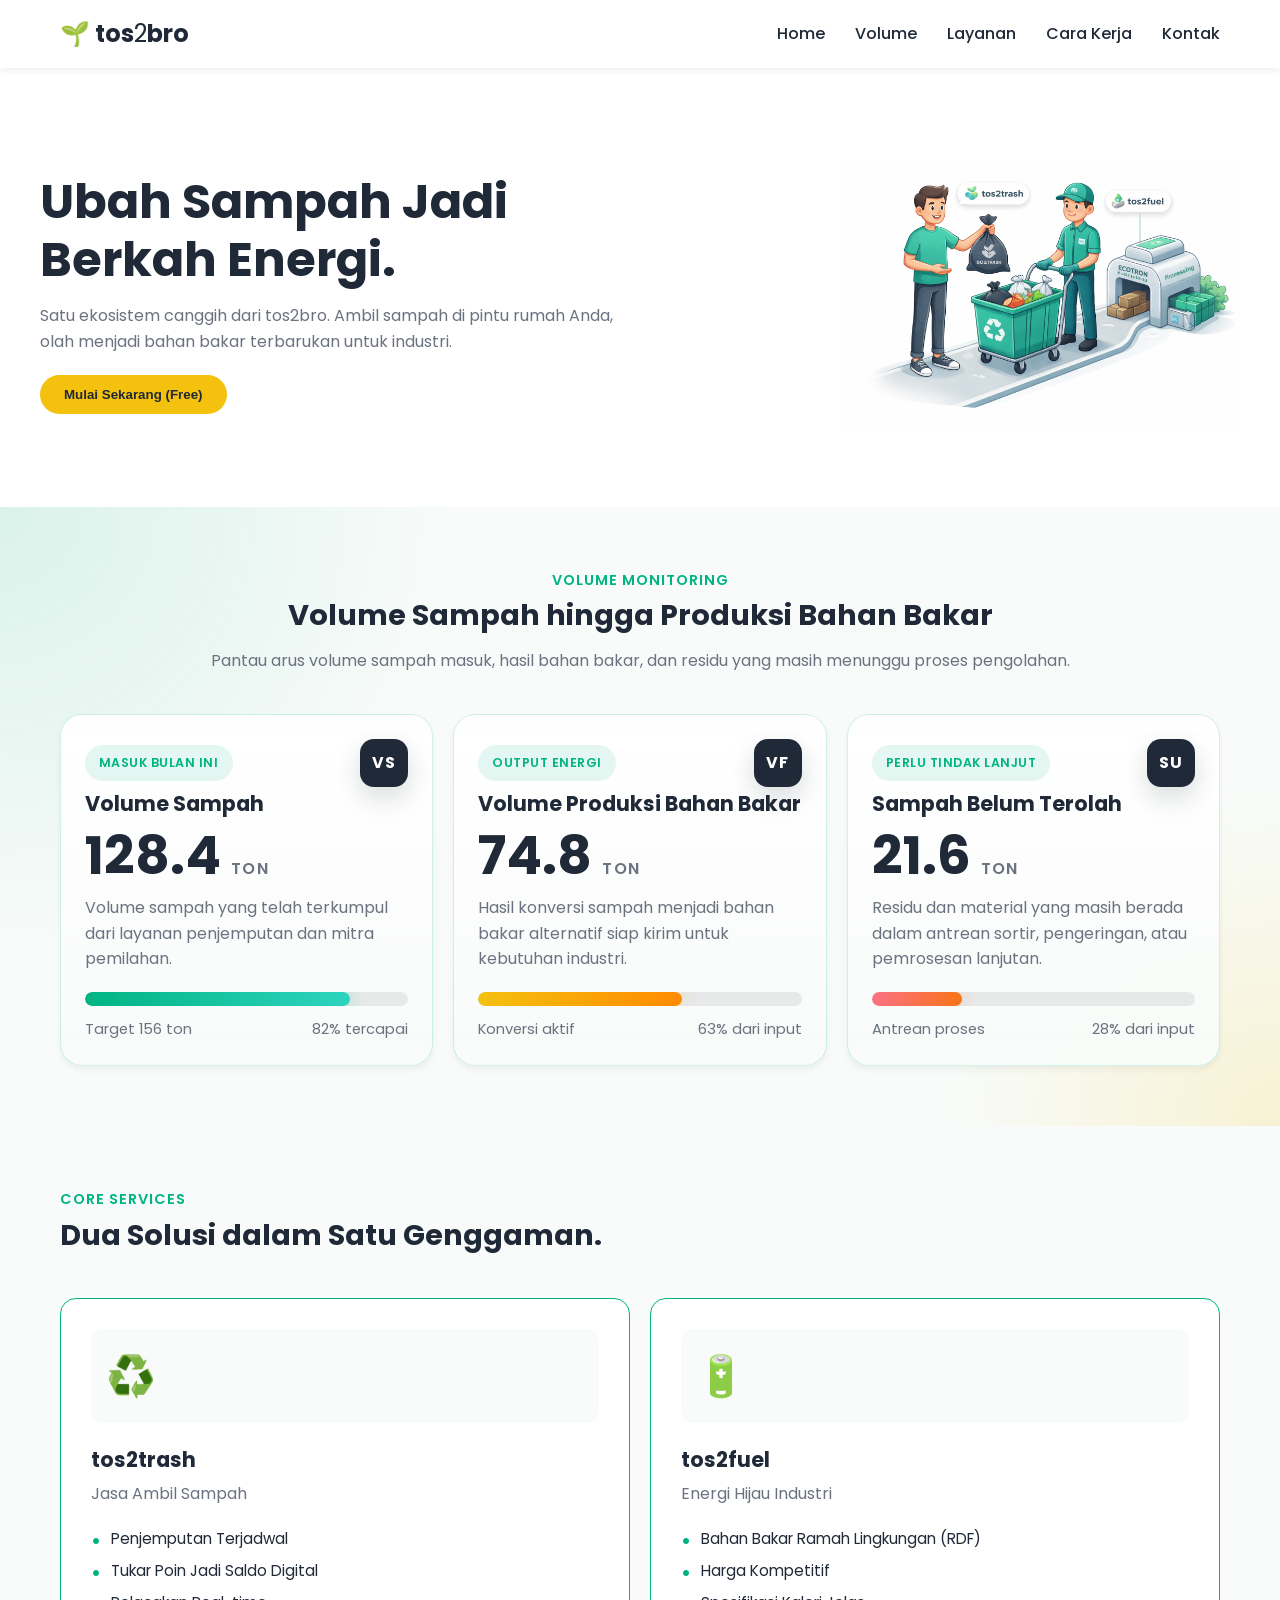
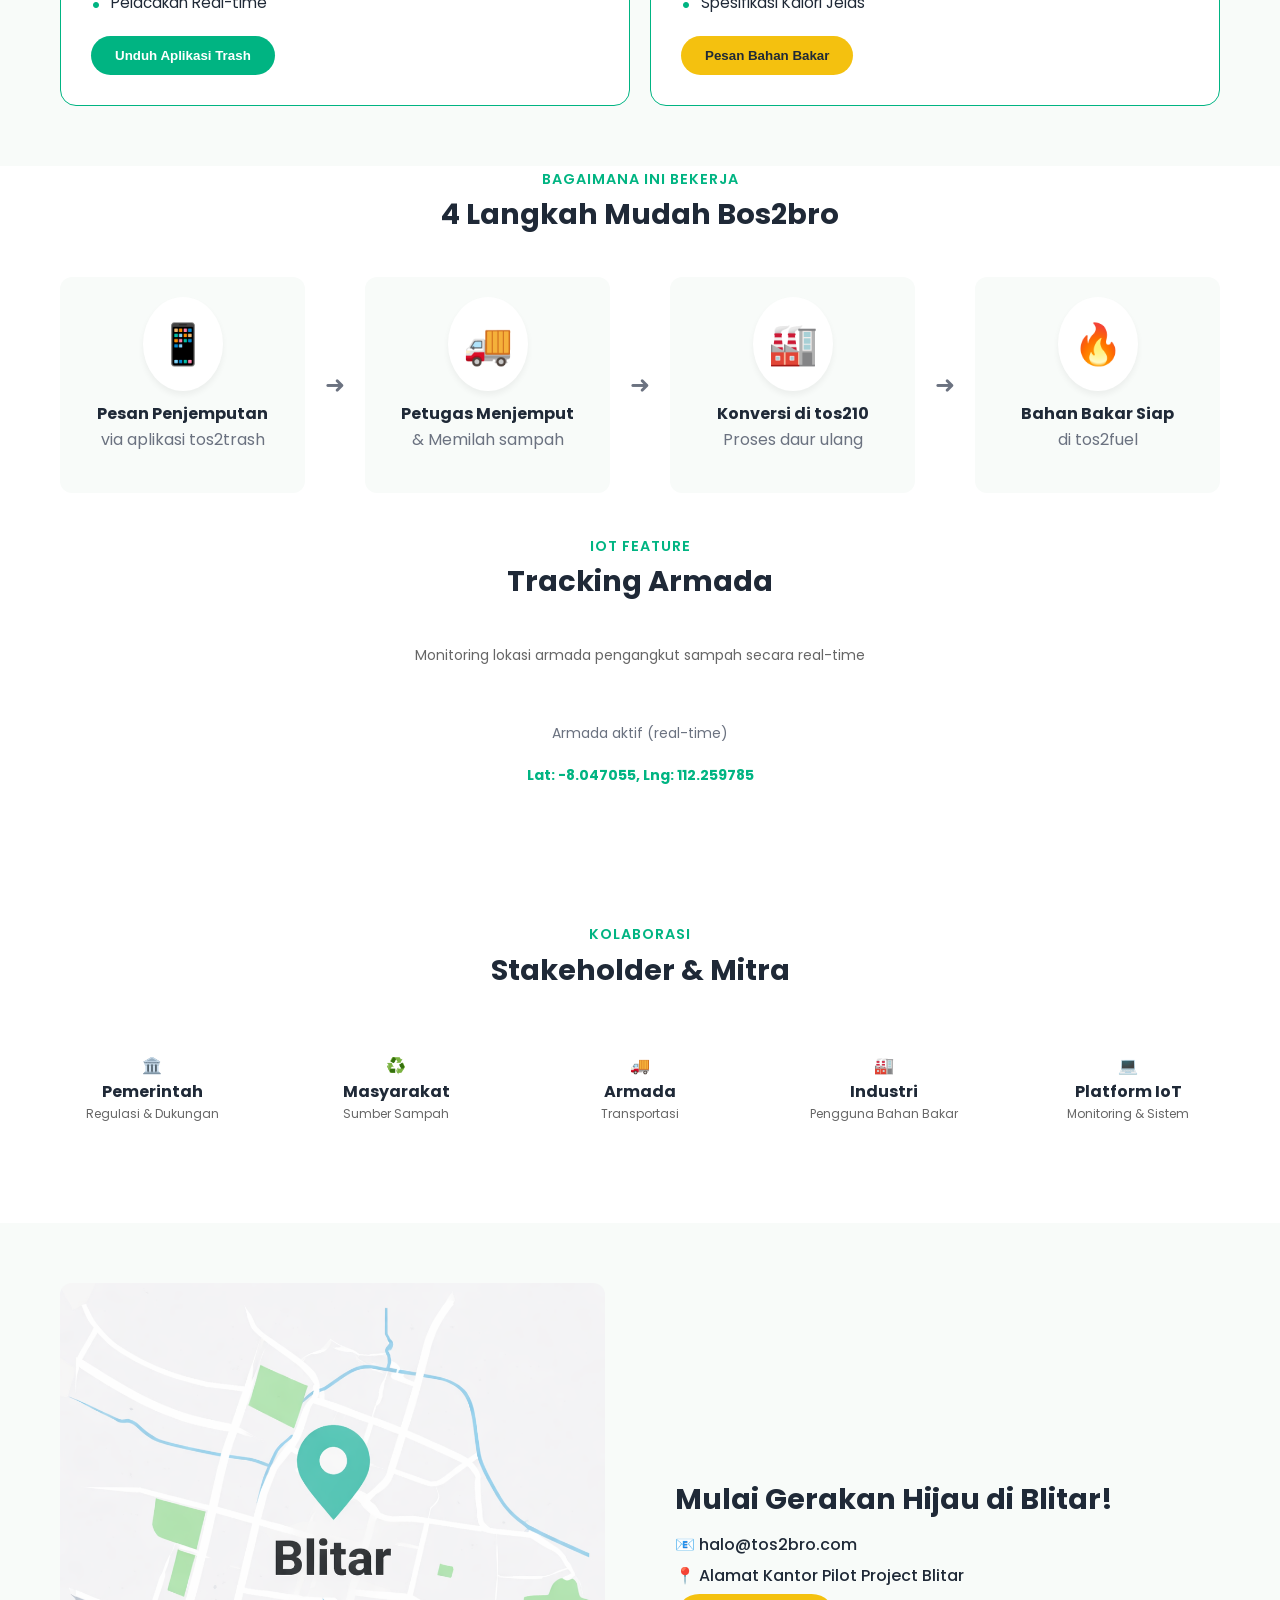
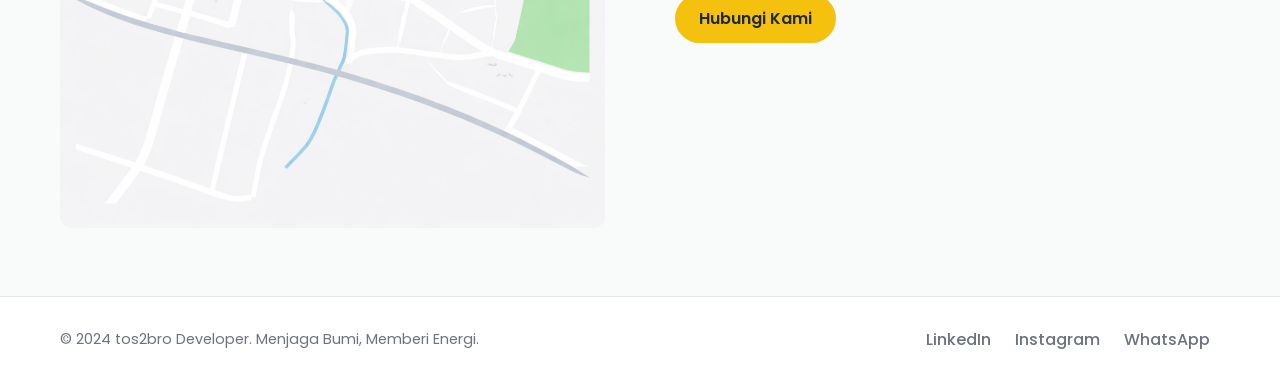
<file: index.html>
<!DOCTYPE html>
<html lang="id">

<head>
    <meta charset="UTF-8">
    <meta name="viewport" content="width=device-width, initial-scale=1.0">
    <title>tos2bro - Ubah Sampah Jadi Energi</title>
    <link href="https://fonts.googleapis.com/css2?family=Poppins:wght@300;400;500;600;700&display=swap"
        rel="stylesheet">
    <link rel="stylesheet" href="style.css">
</head>

<body>

    <header class="navbar">
        <div class="container nav-container">
            <div class="logo">
                <span style="color: var(--primary); font-size: 1.5rem;">&#127793;</span> tos<span>2</span>bro
            </div>
            <ul class="nav-links">
                <li><a href="#home">Home</a></li>
                <li><a href="#volume">Volume</a></li>
                <li><a href="#services">Layanan</a></li>
                <li><a href="#how-it-works">Cara Kerja</a></li>
                <li><a href="#contact">Kontak</a></li>
            </ul>
            <div class="hamburger">
                <div class="line"></div>
                <div class="line"></div>
                <div class="line"></div>
            </div>
        </div>
    </header>

    <section id="home" class="hero container fade-in">
        <div class="hero-content">
            <h1>Ubah Sampah Jadi Berkah Energi.</h1>
            <p>Satu ekosistem canggih dari tos2bro. Ambil sampah di pintu rumah Anda, olah menjadi bahan bakar
                terbarukan untuk industri.</p>
            <button class="btn btn-primary action-btn">Mulai Sekarang (Free)</button>
        </div>
        <div class="hero-image">
            <img src="assets/images/gambar sampul.png" alt="Ilustrasi tos2bro"
                onerror="this.src='https://via.placeholder.com/500x400/e6f7f2/00b482?text=Ilustrasi+Hero'">
        </div>
    </section>

    <section id="volume" class="volume-section section-bg">
        <div class="container fade-in">
            <div class="section-header text-center">
                <span class="subtitle">Volume Monitoring</span>
                <h2>Volume Sampah hingga Produksi Bahan Bakar</h2>
                <p>Pantau arus volume sampah masuk, hasil bahan bakar, dan residu yang masih menunggu proses pengolahan.
                </p>
            </div>

            <div class="volume-grid">
                <article class="volume-card">
                    <div class="volume-card-head">
                        <span class="volume-badge">Masuk Bulan Ini</span>
                        <span class="volume-symbol">VS</span>
                    </div>
                    <h3>Volume Sampah</h3>
                    <div class="volume-value">
                        <span class="counter" data-target="128.4" data-decimals="1">0</span>
                        <span class="volume-unit">ton</span>
                    </div>
                    <p>Volume sampah yang telah terkumpul dari layanan penjemputan dan mitra pemilahan.</p>
                    <div class="volume-meter" aria-hidden="true">
                        <div class="volume-fill" data-fill="82"></div>
                    </div>
                    <div class="volume-meta">
                        <span>Target 156 ton</span>
                        <span>82% tercapai</span>
                    </div>
                </article>

                <article class="volume-card">
                    <div class="volume-card-head">
                        <span class="volume-badge">Output Energi</span>
                        <span class="volume-symbol">VF</span>
                    </div>
                    <h3>Volume Produksi Bahan Bakar</h3>
                    <div class="volume-value">
                        <span class="counter" data-target="74.8" data-decimals="1">0</span>
                        <span class="volume-unit">ton</span>
                    </div>
                    <p>Hasil konversi sampah menjadi bahan bakar alternatif siap kirim untuk kebutuhan industri.</p>
                    <div class="volume-meter" aria-hidden="true">
                        <div class="volume-fill volume-fill-fuel" data-fill="63"></div>
                    </div>
                    <div class="volume-meta">
                        <span>Konversi aktif</span>
                        <span>63% dari input</span>
                    </div>
                </article>

                <article class="volume-card">
                    <div class="volume-card-head">
                        <span class="volume-badge">Perlu Tindak Lanjut</span>
                        <span class="volume-symbol">SU</span>
                    </div>
                    <h3>Sampah Belum Terolah</h3>
                    <div class="volume-value">
                        <span class="counter" data-target="21.6" data-decimals="1">0</span>
                        <span class="volume-unit">ton</span>
                    </div>
                    <p>Residu dan material yang masih berada dalam antrean sortir, pengeringan, atau pemrosesan
                        lanjutan.</p>
                    <div class="volume-meter" aria-hidden="true">
                        <div class="volume-fill volume-fill-pending" data-fill="28"></div>
                    </div>
                    <div class="volume-meta">
                        <span>Antrean proses</span>
                        <span>28% dari input</span>
                    </div>
                </article>
            </div>
        </div>
    </section>

    <section id="services" class="services section-bg">
        <div class="container fade-in">
            <div class="section-header">
                <span class="subtitle">Core Services</span>
                <h2>Dua Solusi dalam Satu Genggaman.</h2>
            </div>

            <div class="services-grid">
                <div class="service-card">
                    <div class="card-icon">&#9851;&#65039;</div>
                    <div class="card-content">
                        <h3>tos2trash</h3>
                        <p class="card-subtitle">Jasa Ambil Sampah</p>
                        <ul>
                            <li>Penjemputan Terjadwal</li>
                            <li>Tukar Poin Jadi Saldo Digital</li>
                            <li>Pelacakan Real-time</li>
                        </ul>
                        <button class="btn btn-outline action-btn">Unduh Aplikasi Trash</button>
                    </div>
                </div>

                <div class="service-card">
                    <div class="card-icon">&#128267;</div>
                    <div class="card-content">
                        <h3>tos2fuel</h3>
                        <p class="card-subtitle">Energi Hijau Industri</p>
                        <ul>
                            <li>Bahan Bakar Ramah Lingkungan (RDF)</li>
                            <li>Harga Kompetitif</li>
                            <li>Spesifikasi Kalori Jelas</li>
                        </ul>
                        <button class="btn btn-primary action-btn">Pesan Bahan Bakar</button>
                    </div>
                </div>
            </div>
        </div>
    </section>

    <section id="how-it-works" class="steps-section container fade-in">
        <div class="section-header text-center">
            <span class="subtitle">Bagaimana Ini Bekerja</span>
            <h2>4 Langkah Mudah Bos2bro</h2>
        </div>

        <div class="steps-grid">
            <div class="step-item">
                <div class="step-icon">&#128241;</div>
                <h4>Pesan Penjemputan</h4>
                <p>via aplikasi tos2trash</p>
            </div>
            <div class="step-arrow">&#10140;</div>
            <div class="step-item">
                <div class="step-icon">&#128666;</div>
                <h4>Petugas Menjemput</h4>
                <p>&amp; Memilah sampah</p>
            </div>
            <div class="step-arrow">&#10140;</div>
            <div class="step-item">
                <div class="step-icon">&#127981;</div>
                <h4>Konversi di tos210</h4>
                <p>Proses daur ulang</p>
            </div>
            <div class="step-arrow">&#10140;</div>
            <div class="step-item">
                <div class="step-icon">&#128293;</div>
                <h4>Bahan Bakar Siap</h4>
                <p>di tos2fuel</p>
            </div>
        </div>
    </section>

    <section id="tracking" class="container fade-in" style="padding:40px 0;">
        <div class="section-header text-center">
            <span class="subtitle">IoT Feature</span>
            <h2>Tracking Armada</h2>
        </div>

        <div style="text-align:center; margin-top:20px;">
            <p style="font-size:14px; color:#666;">
                Monitoring lokasi armada pengangkut sampah secara real-time
            </p>

            <div
                style="margin-top:20px; background:#ffffff; padding:15px; border-radius:10px; display:inline-block; font-size:14px;">
                <p id="gps-status">Menghubungkan ke armada...</p>
                <p id="gps-coord" style="font-weight:bold; color:var(--primary);">-</p>
            </div>
        </div>
    </section>

    <section id="stakeholder" class="container fade-in" style="padding:60px 0;">
        <div class="section-header text-center">
            <span class="subtitle">Kolaborasi</span>
            <h2>Stakeholder &amp; Mitra</h2>
        </div>

        <div
            style="display:grid; grid-template-columns: repeat(auto-fit, minmax(150px, 1fr)); gap:20px; margin-top:30px; text-align:center;">
            <div style="background:#fff; padding:20px; border-radius:10px;">
                &#127963;&#65039;<br>
                <strong>Pemerintah</strong>
                <p style="font-size:12px; color:#666;">Regulasi &amp; Dukungan</p>
            </div>

            <div style="background:#fff; padding:20px; border-radius:10px;">
                &#9851;&#65039;<br>
                <strong>Masyarakat</strong>
                <p style="font-size:12px; color:#666;">Sumber Sampah</p>
            </div>

            <div style="background:#fff; padding:20px; border-radius:10px;">
                &#128666;<br>
                <strong>Armada</strong>
                <p style="font-size:12px; color:#666;">Transportasi</p>
            </div>

            <div style="background:#fff; padding:20px; border-radius:10px;">
                &#127981;<br>
                <strong>Industri</strong>
                <p style="font-size:12px; color:#666;">Pengguna Bahan Bakar</p>
            </div>

            <div style="background:#fff; padding:20px; border-radius:10px;">
                &#128187;<br>
                <strong>Platform IoT</strong>
                <p style="font-size:12px; color:#666;">Monitoring &amp; Sistem</p>
            </div>
        </div>
    </section>

    <section id="contact" class="cta-section section-bg fade-in">
        <div class="container cta-container">
            <div class="cta-map">
                <img src="assets/images/maps.png" alt="Lokasi Blitar"
                    onerror="this.src='https://via.placeholder.com/300x200/e0e0e0/666?text=Peta+Blitar'">
            </div>
            <div class="cta-content">
                <h2>Mulai Gerakan Hijau di Blitar!</h2>
                <div class="contact-info">
                    <p>&#128231; halo@tos2bro.com</p>
                    <p>&#128205; Alamat Kantor Pilot Project Blitar</p>
                </div>
                <a href="https://wa.me/6287874588706" target="_blank" class="btn btn-primary action-btn">
                    Hubungi Kami
                </a>
            </div>
        </div>
    </section>

    <footer>
        <div class="container footer-content">
            <p>&copy; 2024 tos2bro Developer. Menjaga Bumi, Memberi Energi.</p>
            <div class="socials">
                <a href="#">LinkedIn</a>
                <a href="#">Instagram</a>
                <a href="#">WhatsApp</a>
            </div>
        </div>
    </footer>

    <script src="script.js"></script>
    <script>
        function updateGPS() {
            const lat = (-8.1 + Math.random() * 0.1).toFixed(6);
            const lng = (112.2 + Math.random() * 0.1).toFixed(6);

            document.getElementById("gps-status").innerText = "Armada aktif (real-time)";
            document.getElementById("gps-coord").innerText = `Lat: ${lat}, Lng: ${lng}`;
        }

        setInterval(updateGPS, 3000);
        updateGPS();
    </script>
</body>

</html>
</file>
<file: style.css>
/* Variables */
:root {
    --primary: #00b482;
    --primary-hover: #00926a;
    --secondary: #f4c10f;
    --bg-light: #f8fbf9;
    --white: #ffffff;
    --text-dark: #1f2937;
    --text-gray: #6b7280;
    --border-color: #e5e7eb;
    --shadow-sm: 0 4px 6px rgba(0,0,0,0.05);
    --shadow-md: 0 10px 15px rgba(0,0,0,0.05);
    --transition: all 0.3s ease;
}

/* Reset & Base Styles */
* {
    margin: 0;
    padding: 0;
    box-sizing: border-box;
}

body {
    font-family: 'Poppins', sans-serif;
    color: var(--text-dark);
    background-color: var(--white);
    line-height: 1.6;
    overflow-x: hidden;
}

a { text-decoration: none; color: inherit; }
ul { list-style: none; }

.container {
    width: 100%;
    max-width: 1200px;
    margin: 0 auto;
    padding: 0 20px;
}

.text-center { text-align: center; }
.section-bg { background-color: var(--bg-light); padding: 60px 0; }
section { padding: 60px 0; }

/* Typography */
h1 { font-size: 2.2rem; line-height: 1.2; margin-bottom: 15px; color: var(--text-dark); }
h2 { font-size: 1.8rem; margin-bottom: 10px; }
h3 { font-size: 1.3rem; margin-bottom: 5px; }
p { color: var(--text-gray); margin-bottom: 20px; }

.section-header { margin-bottom: 40px; }
.subtitle { color: var(--primary); font-weight: 600; font-size: 0.9rem; text-transform: uppercase; letter-spacing: 1px; }

/* Buttons */
.btn {
    display: inline-block;
    padding: 12px 24px;
    border-radius: 50px;
    font-weight: 600;
    cursor: pointer;
    border: none;
    transition: var(--transition);
    text-align: center;
}

.btn-primary {
    background-color: var(--secondary);
    color: var(--text-dark);
}

.btn-primary:hover {
    transform: translateY(-2px);
    box-shadow: var(--shadow-md);
    background-color: #e0ac00;
}

.btn-outline {
    background-color: var(--primary);
    color: var(--white);
}

.btn-outline:hover {
    background-color: var(--primary-hover);
    transform: translateY(-2px);
    box-shadow: var(--shadow-md);
}

/* Navbar */
.navbar {
    position: fixed;
    top: 0;
    width: 100%;
    background: rgba(255, 255, 255, 0.95);
    backdrop-filter: blur(10px);
    z-index: 1000;
    box-shadow: var(--shadow-sm);
    padding: 15px 0;
}

.nav-container { display: flex; justify-content: space-between; align-items: center; }
.logo { font-size: 1.5rem; font-weight: 700; color: var(--text-dark); }
.logo span { font-weight: 400; }

.nav-links { display: none; }
.nav-links li { margin-left: 30px; }
.nav-links a { font-weight: 500; transition: var(--transition); }
.nav-links a:hover { color: var(--primary); }

.hamburger { display: block; cursor: pointer; }
.hamburger .line { width: 25px; height: 3px; background-color: var(--text-dark); margin: 5px 0; transition: var(--transition); }

/* Mobile Menu Active */
.nav-active {
    display: flex !important;
    flex-direction: column;
    position: absolute;
    top: 60px;
    right: 20px;
    background: var(--white);
    padding: 20px;
    border-radius: 12px;
    box-shadow: var(--shadow-md);
    width: 200px;
}
.nav-active li { margin: 10px 0; }

/* Hero Section */
.hero { display: flex; flex-direction: column; align-items: center; text-align: center; margin-top: 80px; }
.hero-content { margin-bottom: 40px; }
.hero-image img { width: 100%; max-width: 400px; height: auto; }

/* Volume Section */
.volume-section {
    position: relative;
    overflow: hidden;
}

.volume-section::before {
    content: '';
    position: absolute;
    inset: 0;
    background:
        radial-gradient(circle at top left, rgba(0, 180, 130, 0.12), transparent 32%),
        radial-gradient(circle at bottom right, rgba(244, 193, 15, 0.16), transparent 24%);
    pointer-events: none;
}

.volume-grid {
    display: grid;
    grid-template-columns: 1fr;
    gap: 20px;
    position: relative;
    z-index: 1;
}

.volume-card {
    position: relative;
    background: linear-gradient(180deg, rgba(255,255,255,0.98) 0%, rgba(248,251,249,0.95) 100%);
    border: 1px solid rgba(0, 180, 130, 0.18);
    border-radius: 22px;
    padding: 24px;
    box-shadow: var(--shadow-sm);
    overflow: hidden;
    transform: translateY(24px) scale(0.98);
    opacity: 0;
    transition: transform 0.7s ease, opacity 0.7s ease, box-shadow 0.3s ease;
}

.volume-card::after {
    content: '';
    position: absolute;
    top: -35%;
    right: -10%;
    width: 120px;
    height: 120px;
    background: radial-gradient(circle, rgba(0, 180, 130, 0.20), transparent 68%);
    animation: pulseGlow 3.5s ease-in-out infinite;
}

.volume-card:hover {
    transform: translateY(-6px);
    box-shadow: var(--shadow-md);
}

.volume-card.is-visible {
    opacity: 1;
    transform: translateY(0) scale(1);
}

.volume-card-head,
.volume-meta {
    display: flex;
    align-items: center;
    justify-content: space-between;
    gap: 12px;
}

.volume-badge {
    display: inline-flex;
    align-items: center;
    padding: 8px 14px;
    border-radius: 999px;
    background: rgba(0, 180, 130, 0.10);
    color: var(--primary);
    font-size: 0.78rem;
    font-weight: 600;
    letter-spacing: 0.04em;
    text-transform: uppercase;
}

.volume-symbol {
    display: inline-flex;
    align-items: center;
    justify-content: center;
    width: 48px;
    height: 48px;
    border-radius: 14px;
    background: var(--text-dark);
    color: var(--white);
    font-weight: 700;
    letter-spacing: 0.08em;
    box-shadow: 0 10px 25px rgba(31, 41, 55, 0.16);
}

.volume-value {
    display: flex;
    align-items: baseline;
    gap: 10px;
    margin: 10px 0 12px;
}

.volume-value .counter {
    font-size: clamp(2.4rem, 5vw, 3.3rem);
    font-weight: 700;
    color: var(--text-dark);
    line-height: 1;
}

.volume-unit {
    font-size: 1rem;
    font-weight: 600;
    color: var(--text-gray);
    text-transform: uppercase;
    letter-spacing: 0.08em;
}

.volume-meter {
    width: 100%;
    height: 14px;
    background: rgba(17, 24, 39, 0.08);
    border-radius: 999px;
    overflow: hidden;
    margin: 20px 0 12px;
}

.volume-fill {
    width: 0;
    height: 100%;
    border-radius: inherit;
    background: linear-gradient(90deg, #00b482 0%, #2dd4bf 100%);
    box-shadow: 0 0 18px rgba(0, 180, 130, 0.35);
    transition: width 1.6s cubic-bezier(0.22, 1, 0.36, 1);
}

.volume-fill-fuel {
    background: linear-gradient(90deg, #f4c10f 0%, #ff8a00 100%);
    box-shadow: 0 0 18px rgba(244, 193, 15, 0.35);
}

.volume-fill-pending {
    background: linear-gradient(90deg, #fb7185 0%, #f97316 100%);
    box-shadow: 0 0 18px rgba(249, 115, 22, 0.30);
}

.volume-meta {
    font-size: 0.92rem;
    color: var(--text-gray);
}

/* Services Section */
.services-grid { display: flex; flex-direction: column; gap: 20px; }
.service-card {
    background: var(--white);
    border: 1px solid var(--primary);
    border-radius: 16px;
    padding: 30px;
    display: flex;
    gap: 20px;
    transition: var(--transition);
}
.service-card:hover { transform: translateY(-5px); box-shadow: var(--shadow-md); }
.card-icon { font-size: 2.5rem; background: var(--bg-light); padding: 15px; border-radius: 12px; height: fit-content; }
.card-content ul { margin-bottom: 20px; }
.card-content li { position: relative; padding-left: 20px; margin-bottom: 8px; color: var(--text-dark); font-size: 0.95rem; }
.card-content li::before { content: "\2022"; color: var(--primary); position: absolute; left: 0; font-size: 1.2rem; font-weight: bold; }

/* Steps Section */
.steps-grid { display: flex; flex-direction: column; align-items: center; gap: 20px; }
.step-item { text-align: center; background: var(--bg-light); padding: 20px; border-radius: 12px; width: 100%; max-width: 250px; }
.step-icon { font-size: 2.5rem; margin-bottom: 10px; background: var(--white); display: inline-block; padding: 15px; border-radius: 50%; box-shadow: var(--shadow-sm); }
.step-arrow { display: none; color: var(--text-gray); font-size: 1.5rem; }

/* CTA Section */
.cta-container { display: flex; flex-direction: column; gap: 30px; align-items: center; }
.cta-map img { width: 100%; border-radius: 12px; }
.contact-info p { margin-bottom: 5px; font-weight: 500; color: var(--text-dark); }

/* Footer */
footer { background-color: var(--white); padding: 30px 0; border-top: 1px solid var(--border-color); }
.footer-content { display: flex; flex-direction: column; align-items: center; text-align: center; gap: 15px; }
.footer-content p { margin: 0; font-size: 0.9rem; }
.socials a { margin: 0 10px; color: var(--text-gray); font-weight: 500; transition: var(--transition); }
.socials a:hover { color: var(--primary); }

/* Animation Classes */
.fade-in { opacity: 0; transform: translateY(30px); transition: opacity 0.6s ease-out, transform 0.6s ease-out; }
.fade-in.appear { opacity: 1; transform: translateY(0); }

@keyframes pulseGlow {
    0%, 100% {
        transform: scale(0.9);
        opacity: 0.75;
    }
    50% {
        transform: scale(1.1);
        opacity: 1;
    }
}

/* Responsive Breakpoints */
@media (min-width: 768px) {
    .nav-links { display: flex; }
    .hamburger { display: none; }

    .hero { flex-direction: row; text-align: left; padding: 80px 0; }
    .hero-content { flex: 1; margin-bottom: 0; padding-right: 40px; }
    h1 { font-size: 3rem; }
    .hero-image { flex: 1; display: flex; justify-content: flex-end; }

    .volume-grid { grid-template-columns: repeat(3, minmax(0, 1fr)); }

    .services-grid { flex-direction: row; }
    .service-card { flex: 1; flex-direction: column; }

    .steps-grid { flex-direction: row; justify-content: center; align-items: center; }
    .step-arrow { display: block; }

    .cta-container { flex-direction: row; }
    .cta-map { flex: 1; }
    .cta-content { flex: 1; padding-left: 40px; }

    .footer-content { flex-direction: row; justify-content: space-between; }
}
</file>
